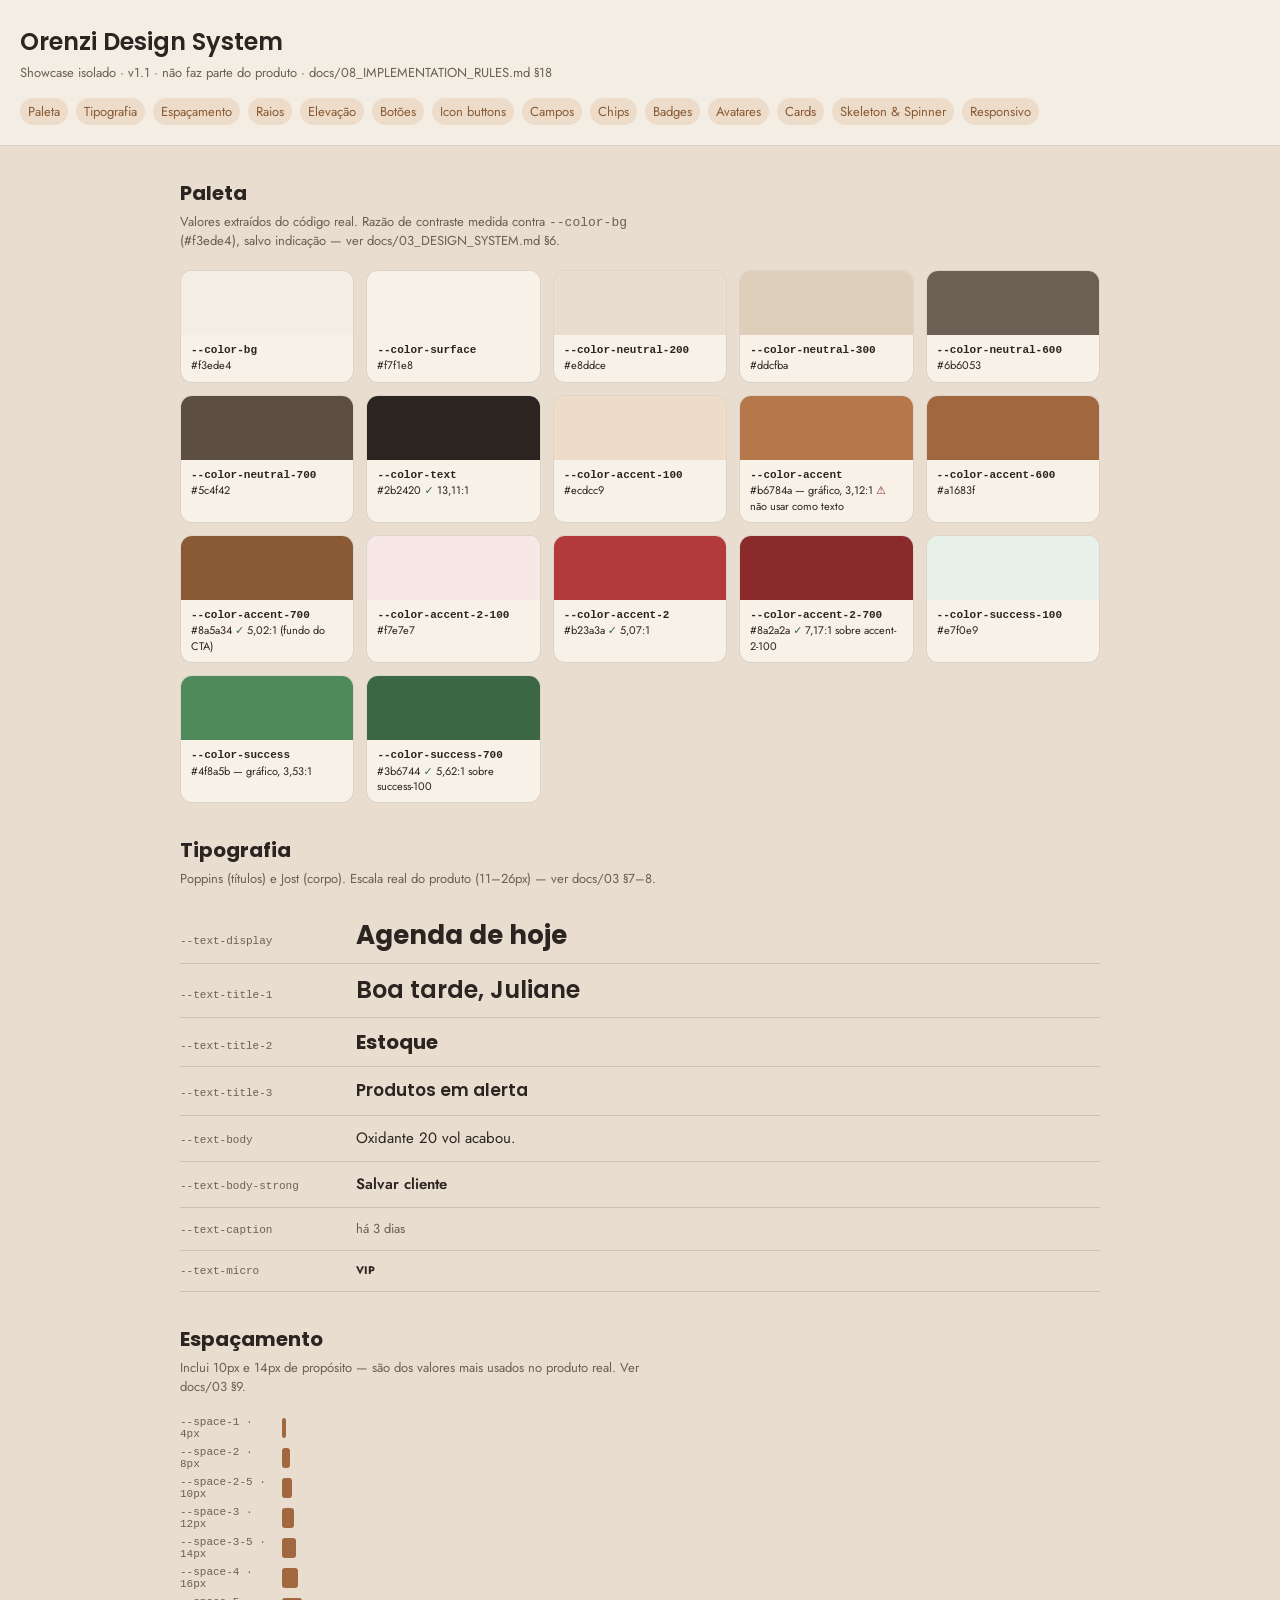
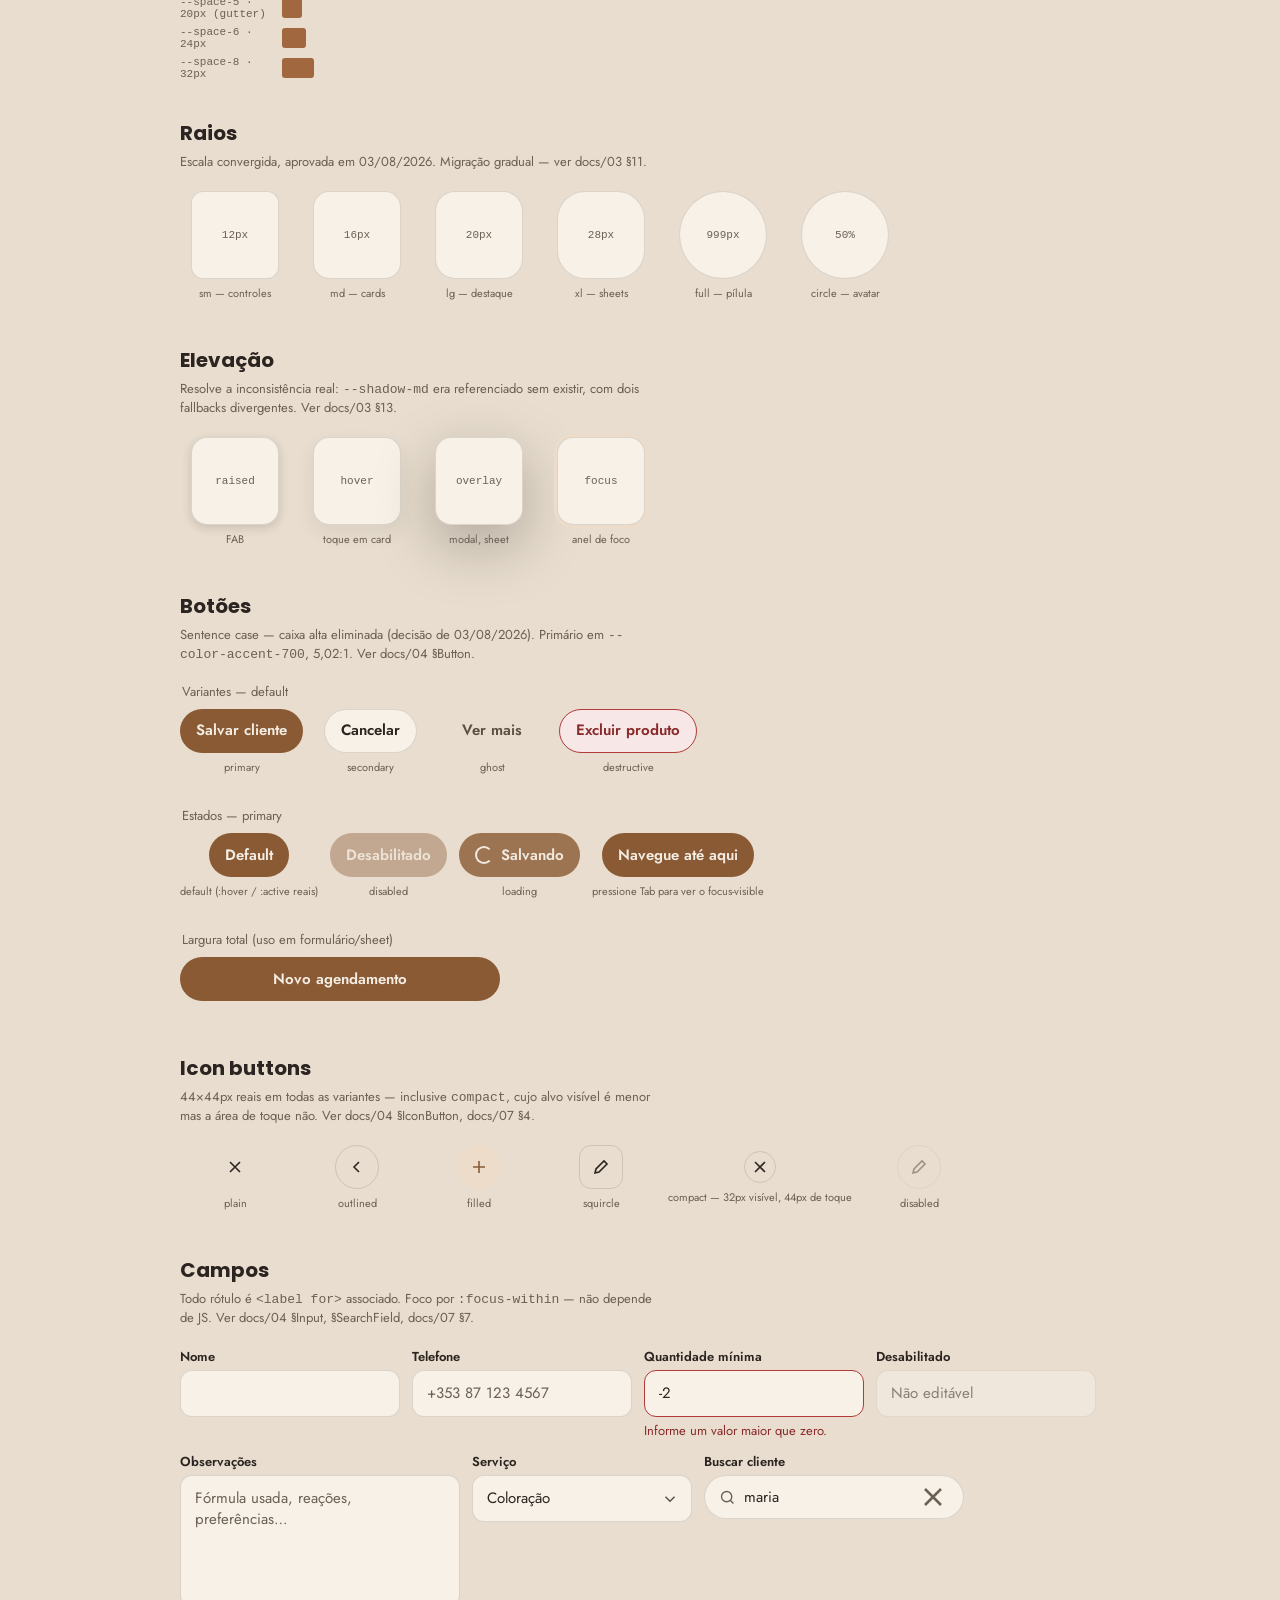
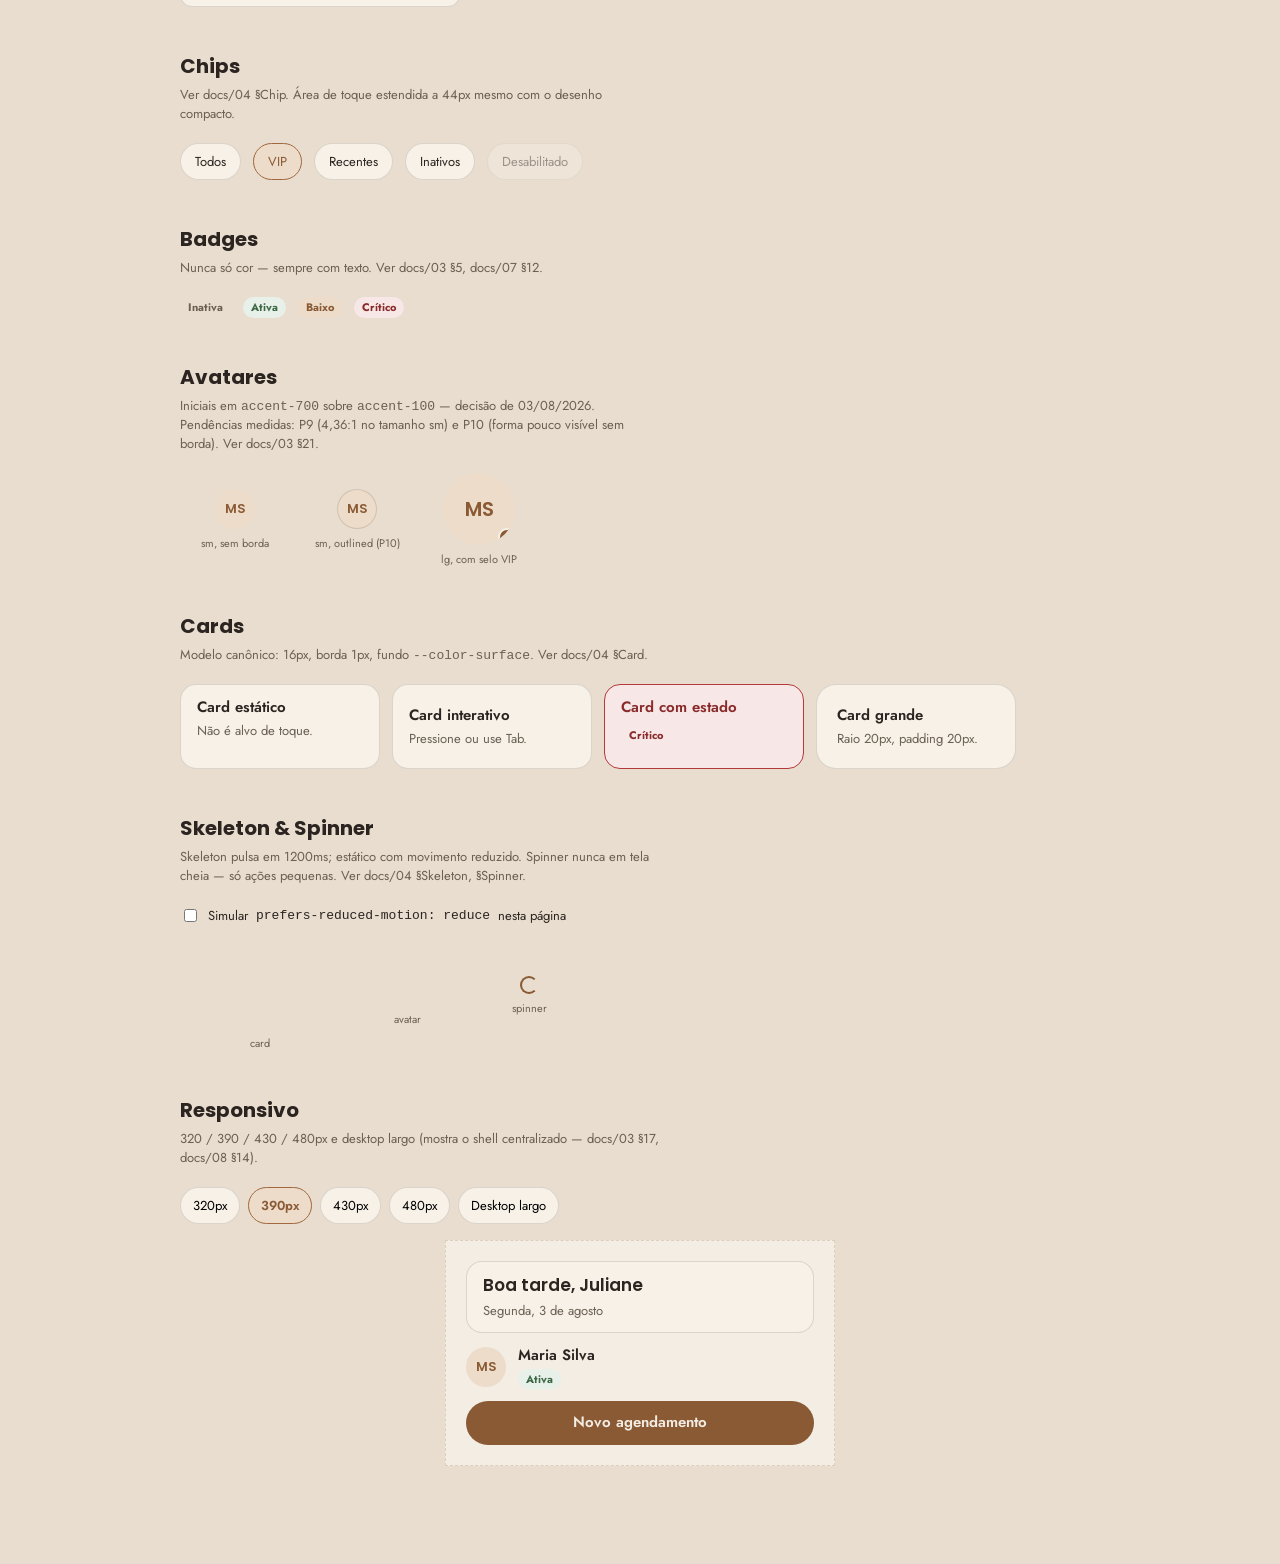
<file: app/design-system.html>
<!DOCTYPE html>
<html lang="pt-BR">
<head>
<meta charset="utf-8">
<meta name="viewport" content="width=device-width, initial-scale=1">
<title>Orenzi — Design System</title>
<meta name="robots" content="noindex, nofollow">
<link rel="stylesheet" href="https://fonts.googleapis.com/css2?family=Poppins:wght@500;600;700&family=Jost:wght@400;500;600;700&display=swap">

<!-- Showcase isolado: só os três arquivos do Design System, sem Supabase,
     sem autenticação. Ver docs/08_IMPLEMENTATION_RULES.md §18.
     "Componente que não está aqui não está pronto." -->
<link rel="stylesheet" href="ds/orenzi-tokens.css">
<link rel="stylesheet" href="ds/orenzi-base.css">
<link rel="stylesheet" href="ds/orenzi-components.css">

<style>
  /* CSS exclusivo desta página de showcase — nunca usado pelo produto.
     Estrutura de demonstração (grade, rótulos de seção, simulador de
     largura), não componentes do sistema. */
  * { box-sizing: border-box; }
  body {
    margin: 0;
    background: var(--color-neutral-200);
    color: var(--color-text);
    font-family: var(--font-body);
    padding-bottom: 80px;
  }
  .ds-page-header {
    background: var(--color-bg);
    border-bottom: var(--border-width) solid var(--color-divider);
    padding: var(--space-6) var(--gutter) var(--space-5);
    position: sticky;
    top: 0;
    z-index: var(--z-dropdown);
  }
  .ds-page-header h1 {
    margin: 0 0 4px;
    font-family: var(--font-heading);
    font-size: var(--text-title-1-size);
    font-weight: var(--text-title-1-weight);
  }
  .ds-page-header p {
    margin: 0;
    color: var(--color-neutral-600);
    font-size: var(--text-caption-size);
  }
  .ds-nav {
    display: flex;
    flex-wrap: wrap;
    gap: var(--space-2);
    margin-top: var(--space-4);
  }
  .ds-nav a {
    font-size: var(--text-caption-size);
    color: var(--color-accent-700);
    text-decoration: none;
    padding: 4px var(--space-2);
    border-radius: var(--radius-full);
    background: var(--color-accent-100);
  }
  .ds-section {
    max-width: 960px;
    margin: 0 auto;
    padding: var(--space-8) var(--gutter) 0;
  }
  .ds-section h2 {
    font-family: var(--font-heading);
    font-size: var(--text-title-2-size);
    margin: 0 0 4px;
  }
  .ds-section .ds-note {
    color: var(--color-neutral-600);
    font-size: var(--text-caption-size);
    margin: 0 0 var(--space-5);
    max-width: 60ch;
  }
  .ds-grid {
    display: grid;
    grid-template-columns: repeat(auto-fill, minmax(150px, 1fr));
    gap: var(--space-3);
  }
  .ds-row {
    display: flex;
    flex-wrap: wrap;
    align-items: center;
    gap: var(--space-3);
    margin-bottom: var(--space-3);
  }
  .ds-swatch {
    border-radius: var(--radius-sm);
    border: var(--border-width) solid var(--color-divider);
    overflow: hidden;
    background: var(--color-surface);
  }
  .ds-swatch-color {
    height: 64px;
  }
  .ds-swatch-label {
    padding: var(--space-2) var(--space-2-5);
    font-size: 11px;
    line-height: 1.4;
  }
  .ds-swatch-label b {
    display: block;
    font-family: monospace;
    font-size: 11px;
  }
  .ds-swatch-label .ratio-ok::before { content: "✓ "; color: var(--color-success-700); }
  .ds-swatch-label .ratio-fail::before { content: "⚠ "; color: var(--color-accent-2-700); }
  .ds-type-row {
    display: flex;
    align-items: baseline;
    gap: var(--space-4);
    padding: var(--space-3) 0;
    border-bottom: var(--border-width) solid var(--color-divider);
  }
  .ds-type-row .token-name {
    width: 160px;
    flex-shrink: 0;
    font-family: monospace;
    font-size: 11px;
    color: var(--color-neutral-600);
  }
  .ds-space-bar {
    background: var(--color-accent-600);
    height: 20px;
    border-radius: 3px;
  }
  .ds-space-row {
    display: flex;
    align-items: center;
    gap: var(--space-3);
    margin-bottom: 6px;
    font-size: 11px;
    font-family: monospace;
    color: var(--color-neutral-600);
  }
  .ds-space-row .token-name { width: 90px; }
  .ds-radius-demo,
  .ds-elevation-demo {
    width: 88px;
    height: 88px;
    background: var(--color-surface);
    border: var(--border-width) solid var(--color-divider);
    display: flex;
    align-items: center;
    justify-content: center;
    font-family: monospace;
    font-size: 11px;
    color: var(--color-neutral-600);
    text-align: center;
  }
  .ds-state-label {
    font-size: 11px;
    color: var(--color-neutral-600);
    text-align: center;
    margin-top: 6px;
  }
  .ds-cell {
    display: flex;
    flex-direction: column;
    align-items: center;
    min-width: 110px;
  }
  fieldset {
    border: none;
    padding: 0;
    margin: 0 0 var(--space-5);
  }

  /* ── Simulador de largura ─────────────────────────────────────── */
  .ds-viewport-controls {
    display: flex;
    gap: var(--space-2);
    margin-bottom: var(--space-4);
    flex-wrap: wrap;
  }
  .ds-viewport-controls button {
    font-family: var(--font-body);
    font-size: var(--text-caption-size);
    padding: var(--space-2) var(--space-3);
    border-radius: var(--radius-full);
    border: var(--border-width) solid var(--color-divider);
    background: var(--color-surface);
    cursor: pointer;
  }
  .ds-viewport-controls button.is-active {
    background: var(--color-accent-100);
    border-color: var(--color-accent-600);
    color: var(--color-accent-700);
    font-weight: 600;
  }
  .ds-viewport-frame {
    background: var(--color-bg);
    border: var(--border-width) dashed var(--color-neutral-300);
    margin: 0 auto;
    padding: var(--space-5);
    transition: width var(--motion-standard) var(--ease-standard);
    width: 480px;
    max-width: 100%;
  }
  .ds-viewport-frame[data-w="320"] { width: 320px; }
  .ds-viewport-frame[data-w="390"] { width: 390px; }
  .ds-viewport-frame[data-w="430"] { width: 430px; }
  .ds-viewport-frame[data-w="480"] { width: 480px; }
  .ds-viewport-frame[data-w="desktop"] { width: 100%; }
  .ds-viewport-frame[data-w="desktop"] .o-app-shell {
    background: var(--color-surface);
    outline: var(--border-width) dashed var(--color-accent-600);
  }

  .ds-reduced-toggle {
    display: inline-flex;
    align-items: center;
    gap: var(--space-2);
    font-size: var(--text-caption-size);
    margin-bottom: var(--space-4);
  }
  /* Simulação de prefers-reduced-motion: reduce sem depender das
     preferências reais do sistema operacional — só para revisão neste
     showcase. As regras reais vivem em orenzi-base.css e
     orenzi-components.css, ligadas ao @media verdadeiro. */
  html.simulate-reduced * ,
  html.simulate-reduced *::before,
  html.simulate-reduced *::after {
    animation-duration: 0.001ms !important;
    animation-iteration-count: 1 !important;
    transition-duration: 0.001ms !important;
  }
</style>
</head>
<body>

<header class="ds-page-header">
  <h1>Orenzi Design System</h1>
  <p>Showcase isolado · v1.1 · não faz parte do produto · docs/08_IMPLEMENTATION_RULES.md §18</p>
  <nav class="ds-nav">
    <a href="#paleta">Paleta</a>
    <a href="#tipografia">Tipografia</a>
    <a href="#espacamento">Espaçamento</a>
    <a href="#raios">Raios</a>
    <a href="#elevacao">Elevação</a>
    <a href="#botoes">Botões</a>
    <a href="#icon-buttons">Icon buttons</a>
    <a href="#campos">Campos</a>
    <a href="#chips">Chips</a>
    <a href="#badges">Badges</a>
    <a href="#avatares">Avatares</a>
    <a href="#cards">Cards</a>
    <a href="#skeleton">Skeleton &amp; Spinner</a>
    <a href="#responsivo">Responsivo</a>
  </nav>
</header>

<!-- ═══════════════════════ PALETA ═══════════════════════ -->
<section class="ds-section" id="paleta">
  <h2>Paleta</h2>
  <p class="ds-note">Valores extraídos do código real. Razão de contraste medida contra <code>--color-bg</code> (#f3ede4), salvo indicação — ver docs/03_DESIGN_SYSTEM.md §6.</p>

  <div class="ds-grid">
    <div class="ds-swatch"><div class="ds-swatch-color" style="background:var(--color-bg)"></div><div class="ds-swatch-label"><b>--color-bg</b>#f3ede4</div></div>
    <div class="ds-swatch"><div class="ds-swatch-color" style="background:var(--color-surface)"></div><div class="ds-swatch-label"><b>--color-surface</b>#f7f1e8</div></div>
    <div class="ds-swatch"><div class="ds-swatch-color" style="background:var(--color-neutral-200)"></div><div class="ds-swatch-label"><b>--color-neutral-200</b>#e8ddce</div></div>
    <div class="ds-swatch"><div class="ds-swatch-color" style="background:var(--color-neutral-300)"></div><div class="ds-swatch-label"><b>--color-neutral-300</b>#ddcfba</div></div>
    <div class="ds-swatch"><div class="ds-swatch-color" style="background:var(--color-neutral-600)"></div><div class="ds-swatch-label"><b>--color-neutral-600</b>#6b6053</div></div>
    <div class="ds-swatch"><div class="ds-swatch-color" style="background:var(--color-neutral-700)"></div><div class="ds-swatch-label"><b>--color-neutral-700</b>#5c4f42</div></div>
    <div class="ds-swatch"><div class="ds-swatch-color" style="background:var(--color-text)"></div><div class="ds-swatch-label"><b>--color-text</b>#2b2420 <span class="ratio-ok">13,11:1</span></div></div>
    <div class="ds-swatch"><div class="ds-swatch-color" style="background:var(--color-accent-100)"></div><div class="ds-swatch-label"><b>--color-accent-100</b>#ecdcc9</div></div>
    <div class="ds-swatch"><div class="ds-swatch-color" style="background:var(--color-accent)"></div><div class="ds-swatch-label"><b>--color-accent</b>#b6784a — gráfico, 3,12:1 <span class="ratio-fail">não usar como texto</span></div></div>
    <div class="ds-swatch"><div class="ds-swatch-color" style="background:var(--color-accent-600)"></div><div class="ds-swatch-label"><b>--color-accent-600</b>#a1683f</div></div>
    <div class="ds-swatch"><div class="ds-swatch-color" style="background:var(--color-accent-700);color:#fff"></div><div class="ds-swatch-label"><b>--color-accent-700</b>#8a5a34 <span class="ratio-ok">5,02:1 (fundo do CTA)</span></div></div>
    <div class="ds-swatch"><div class="ds-swatch-color" style="background:var(--color-accent-2-100)"></div><div class="ds-swatch-label"><b>--color-accent-2-100</b>#f7e7e7</div></div>
    <div class="ds-swatch"><div class="ds-swatch-color" style="background:var(--color-accent-2)"></div><div class="ds-swatch-label"><b>--color-accent-2</b>#b23a3a <span class="ratio-ok">5,07:1</span></div></div>
    <div class="ds-swatch"><div class="ds-swatch-color" style="background:var(--color-accent-2-700);color:#fff"></div><div class="ds-swatch-label"><b>--color-accent-2-700</b>#8a2a2a <span class="ratio-ok">7,17:1 sobre accent-2-100</span></div></div>
    <div class="ds-swatch"><div class="ds-swatch-color" style="background:var(--color-success-100)"></div><div class="ds-swatch-label"><b>--color-success-100</b>#e7f0e9</div></div>
    <div class="ds-swatch"><div class="ds-swatch-color" style="background:var(--color-success)"></div><div class="ds-swatch-label"><b>--color-success</b>#4f8a5b — gráfico, 3,53:1</div></div>
    <div class="ds-swatch"><div class="ds-swatch-color" style="background:var(--color-success-700);color:#fff"></div><div class="ds-swatch-label"><b>--color-success-700</b>#3b6744 <span class="ratio-ok">5,62:1 sobre success-100</span></div></div>
  </div>
</section>

<!-- ═══════════════════════ TIPOGRAFIA ═══════════════════════ -->
<section class="ds-section" id="tipografia">
  <h2>Tipografia</h2>
  <p class="ds-note">Poppins (títulos) e Jost (corpo). Escala real do produto (11–26px) — ver docs/03 §7–8.</p>

  <div class="ds-type-row"><span class="token-name">--text-display</span><span class="o-text-display">Agenda de hoje</span></div>
  <div class="ds-type-row"><span class="token-name">--text-title-1</span><span class="o-text-title-1">Boa tarde, Juliane</span></div>
  <div class="ds-type-row"><span class="token-name">--text-title-2</span><span class="o-text-title-2">Estoque</span></div>
  <div class="ds-type-row"><span class="token-name">--text-title-3</span><span class="o-text-title-3">Produtos em alerta</span></div>
  <div class="ds-type-row"><span class="token-name">--text-body</span><span class="o-text-body">Oxidante 20 vol acabou.</span></div>
  <div class="ds-type-row"><span class="token-name">--text-body-strong</span><span class="o-text-body-strong">Salvar cliente</span></div>
  <div class="ds-type-row"><span class="token-name">--text-caption</span><span class="o-text-caption">há 3 dias</span></div>
  <div class="ds-type-row"><span class="token-name">--text-micro</span><span class="o-text-micro">VIP</span></div>
</section>

<!-- ═══════════════════════ ESPAÇAMENTO ═══════════════════════ -->
<section class="ds-section" id="espacamento">
  <h2>Espaçamento</h2>
  <p class="ds-note">Inclui 10px e 14px de propósito — são dos valores mais usados no produto real. Ver docs/03 §9.</p>
  <div class="ds-space-row"><span class="token-name">--space-1 · 4px</span><div class="ds-space-bar" style="width:4px"></div></div>
  <div class="ds-space-row"><span class="token-name">--space-2 · 8px</span><div class="ds-space-bar" style="width:8px"></div></div>
  <div class="ds-space-row"><span class="token-name">--space-2-5 · 10px</span><div class="ds-space-bar" style="width:10px"></div></div>
  <div class="ds-space-row"><span class="token-name">--space-3 · 12px</span><div class="ds-space-bar" style="width:12px"></div></div>
  <div class="ds-space-row"><span class="token-name">--space-3-5 · 14px</span><div class="ds-space-bar" style="width:14px"></div></div>
  <div class="ds-space-row"><span class="token-name">--space-4 · 16px</span><div class="ds-space-bar" style="width:16px"></div></div>
  <div class="ds-space-row"><span class="token-name">--space-5 · 20px (gutter)</span><div class="ds-space-bar" style="width:20px"></div></div>
  <div class="ds-space-row"><span class="token-name">--space-6 · 24px</span><div class="ds-space-bar" style="width:24px"></div></div>
  <div class="ds-space-row"><span class="token-name">--space-8 · 32px</span><div class="ds-space-bar" style="width:32px"></div></div>
</section>

<!-- ═══════════════════════ RAIOS ═══════════════════════ -->
<section class="ds-section" id="raios">
  <h2>Raios</h2>
  <p class="ds-note">Escala convergida, aprovada em 03/08/2026. Migração gradual — ver docs/03 §11.</p>
  <div class="ds-row">
    <div class="ds-cell"><div class="ds-radius-demo" style="border-radius:var(--radius-sm)">12px</div><div class="ds-state-label">sm — controles</div></div>
    <div class="ds-cell"><div class="ds-radius-demo" style="border-radius:var(--radius-md)">16px</div><div class="ds-state-label">md — cards</div></div>
    <div class="ds-cell"><div class="ds-radius-demo" style="border-radius:var(--radius-lg)">20px</div><div class="ds-state-label">lg — destaque</div></div>
    <div class="ds-cell"><div class="ds-radius-demo" style="border-radius:var(--radius-xl)">28px</div><div class="ds-state-label">xl — sheets</div></div>
    <div class="ds-cell"><div class="ds-radius-demo" style="border-radius:var(--radius-full)">999px</div><div class="ds-state-label">full — pílula</div></div>
    <div class="ds-cell"><div class="ds-radius-demo" style="border-radius:var(--radius-circle)">50%</div><div class="ds-state-label">circle — avatar</div></div>
  </div>
</section>

<!-- ═══════════════════════ ELEVAÇÃO ═══════════════════════ -->
<section class="ds-section" id="elevacao">
  <h2>Elevação</h2>
  <p class="ds-note">Resolve a inconsistência real: <code>--shadow-md</code> era referenciado sem existir, com dois fallbacks divergentes. Ver docs/03 §13.</p>
  <div class="ds-row">
    <div class="ds-cell"><div class="ds-elevation-demo" style="box-shadow:var(--elevation-raised);border-radius:var(--radius-md)">raised</div><div class="ds-state-label">FAB</div></div>
    <div class="ds-cell"><div class="ds-elevation-demo" style="box-shadow:var(--elevation-hover);border-radius:var(--radius-md)">hover</div><div class="ds-state-label">toque em card</div></div>
    <div class="ds-cell"><div class="ds-elevation-demo" style="box-shadow:var(--elevation-overlay);border-radius:var(--radius-md)">overlay</div><div class="ds-state-label">modal, sheet</div></div>
    <div class="ds-cell"><div class="ds-elevation-demo" style="box-shadow:var(--focus-ring);border-radius:var(--radius-md)">focus</div><div class="ds-state-label">anel de foco</div></div>
  </div>
</section>

<!-- ═══════════════════════ BOTÕES ═══════════════════════ -->
<section class="ds-section" id="botoes">
  <h2>Botões</h2>
  <p class="ds-note">Sentence case — caixa alta eliminada (decisão de 03/08/2026). Primário em <code>--color-accent-700</code>, 5,02:1. Ver docs/04 §Button.</p>

  <fieldset>
    <legend class="o-text-caption" style="margin-bottom:8px">Variantes — default</legend>
    <div class="ds-row">
      <div class="ds-cell"><button class="o-btn o-btn-primary o-btn-inline">Salvar cliente</button><div class="ds-state-label">primary</div></div>
      <div class="ds-cell"><button class="o-btn o-btn-secondary o-btn-inline">Cancelar</button><div class="ds-state-label">secondary</div></div>
      <div class="ds-cell"><button class="o-btn o-btn-ghost o-btn-inline">Ver mais</button><div class="ds-state-label">ghost</div></div>
      <div class="ds-cell"><button class="o-btn o-btn-destructive o-btn-inline">Excluir produto</button><div class="ds-state-label">destructive</div></div>
    </div>
  </fieldset>

  <fieldset>
    <legend class="o-text-caption" style="margin-bottom:8px">Estados — primary</legend>
    <div class="ds-row">
      <div class="ds-cell"><button class="o-btn o-btn-primary o-btn-inline">Default</button><div class="ds-state-label">default (:hover / :active reais)</div></div>
      <div class="ds-cell"><button class="o-btn o-btn-primary o-btn-inline" disabled>Desabilitado</button><div class="ds-state-label">disabled</div></div>
      <div class="ds-cell"><button class="o-btn o-btn-primary o-btn-inline" aria-busy="true"><span class="o-spinner" aria-hidden="true"></span>Salvando</button><div class="ds-state-label">loading</div></div>
      <div class="ds-cell"><button class="o-btn o-btn-primary o-btn-inline">Navegue até aqui</button><div class="ds-state-label">pressione Tab para ver o focus-visible</div></div>
    </div>
  </fieldset>

  <fieldset>
    <legend class="o-text-caption" style="margin-bottom:8px">Largura total (uso em formulário/sheet)</legend>
    <button class="o-btn o-btn-primary" style="max-width:320px">Novo agendamento</button>
  </fieldset>
</section>

<!-- ═══════════════════════ ICON BUTTONS ═══════════════════════ -->
<section class="ds-section" id="icon-buttons">
  <h2>Icon buttons</h2>
  <p class="ds-note">44×44px reais em todas as variantes — inclusive <code>compact</code>, cujo alvo visível é menor mas a área de toque não. Ver docs/04 §IconButton, docs/07 §4.</p>
  <div class="ds-row">
    <div class="ds-cell"><button class="o-icon-btn" aria-label="Fechar"><svg viewBox="0 0 20 20" fill="none" stroke="currentColor" stroke-width="1.6"><path d="M5 5l10 10M15 5L5 15"/></svg></button><div class="ds-state-label">plain</div></div>
    <div class="ds-cell"><button class="o-icon-btn o-icon-btn-outlined" aria-label="Voltar"><svg viewBox="0 0 20 20" fill="none" stroke="currentColor" stroke-width="1.6"><path d="M12 5l-5 5 5 5"/></svg></button><div class="ds-state-label">outlined</div></div>
    <div class="ds-cell"><button class="o-icon-btn o-icon-btn-filled" aria-label="Adicionar"><svg viewBox="0 0 20 20" fill="none" stroke="currentColor" stroke-width="1.6"><path d="M10 4v12M4 10h12"/></svg></button><div class="ds-state-label">filled</div></div>
    <div class="ds-cell"><button class="o-icon-btn o-icon-btn-outlined o-icon-btn-squircle" aria-label="Editar"><svg viewBox="0 0 20 20" fill="none" stroke="currentColor" stroke-width="1.6"><path d="M4 16l1-4 8-8 3 3-8 8-4 1z"/></svg></button><div class="ds-state-label">squircle</div></div>
    <div class="ds-cell"><button class="o-icon-btn o-icon-btn-compact o-icon-btn-outlined" aria-label="Excluir foto"><svg viewBox="0 0 20 20" fill="none" stroke="currentColor" stroke-width="1.6"><path d="M5 5l10 10M15 5L5 15"/></svg></button><div class="ds-state-label">compact — 32px visível, 44px de toque</div></div>
    <div class="ds-cell"><button class="o-icon-btn o-icon-btn-outlined" aria-label="Desabilitado" disabled><svg viewBox="0 0 20 20" fill="none" stroke="currentColor" stroke-width="1.6"><path d="M4 16l1-4 8-8 3 3-8 8-4 1z"/></svg></button><div class="ds-state-label">disabled</div></div>
  </div>
</section>

<!-- ═══════════════════════ CAMPOS ═══════════════════════ -->
<section class="ds-section" id="campos">
  <h2>Campos</h2>
  <p class="ds-note">Todo rótulo é <code>&lt;label for&gt;</code> associado. Foco por <code>:focus-within</code> — não depende de JS. Ver docs/04 §Input, §SearchField, docs/07 §7.</p>

  <div class="ds-row" style="align-items:flex-start">
    <div class="o-field" style="width:220px">
      <label class="o-field-label" for="ds-input-1">Nome</label>
      <input class="o-input" id="ds-input-1" type="text" placeholder="">
    </div>
    <div class="o-field" style="width:220px">
      <label class="o-field-label" for="ds-input-2">Telefone</label>
      <input class="o-input" id="ds-input-2" type="tel" placeholder="+353 87 123 4567">
    </div>
    <div class="o-field o-field-error" style="width:220px">
      <label class="o-field-label" for="ds-input-3">Quantidade mínima</label>
      <input class="o-input" id="ds-input-3" type="number" value="-2">
      <span class="o-field-help">Informe um valor maior que zero.</span>
    </div>
    <div class="o-field" style="width:220px">
      <label class="o-field-label" for="ds-input-4">Desabilitado</label>
      <input class="o-input" id="ds-input-4" type="text" value="Não editável" disabled>
    </div>
  </div>

  <div class="ds-row" style="align-items:flex-start">
    <div class="o-field" style="width:280px">
      <label class="o-field-label" for="ds-textarea-1">Observações</label>
      <textarea class="o-textarea" id="ds-textarea-1" placeholder="Fórmula usada, reações, preferências…"></textarea>
    </div>
    <div class="o-field" style="width:220px">
      <label class="o-field-label" for="ds-select-1">Serviço</label>
      <select class="o-select" id="ds-select-1">
        <option>Coloração</option>
        <option>Corte</option>
        <option>Tratamento</option>
      </select>
    </div>
    <div class="o-field" style="width:260px">
      <label class="o-field-label" for="ds-search-1">Buscar cliente</label>
      <div class="o-search-field has-text">
        <span class="o-search-field-icon"><svg viewBox="0 0 20 20" fill="none" stroke="currentColor" stroke-width="1.6"><circle cx="9" cy="9" r="6"/><path d="M17 17l-4-4"/></svg></span>
        <input id="ds-search-1" type="search" value="maria" placeholder="Nome, telefone ou e-mail">
        <button class="o-search-clear" aria-label="Limpar busca"><svg viewBox="0 0 20 20" fill="none" stroke="currentColor" stroke-width="1.6"><path d="M5 5l10 10M15 5L5 15"/></svg></button>
      </div>
    </div>
  </div>
</section>

<!-- ═══════════════════════ CHIPS / BADGES ═══════════════════════ -->
<section class="ds-section" id="chips">
  <h2>Chips</h2>
  <p class="ds-note">Ver docs/04 §Chip. Área de toque estendida a 44px mesmo com o desenho compacto.</p>
  <div class="ds-row">
    <button class="o-chip" aria-pressed="false">Todos</button>
    <button class="o-chip is-active" aria-pressed="true">VIP</button>
    <button class="o-chip" aria-pressed="false">Recentes</button>
    <button class="o-chip" aria-pressed="false">Inativos</button>
    <button class="o-chip" disabled>Desabilitado</button>
  </div>
</section>

<section class="ds-section" id="badges">
  <h2>Badges</h2>
  <p class="ds-note">Nunca só cor — sempre com texto. Ver docs/03 §5, docs/07 §12.</p>
  <div class="ds-row">
    <span class="o-badge o-badge-neutral">Inativa</span>
    <span class="o-badge o-badge-success">Ativa</span>
    <span class="o-badge o-badge-attention">Baixo</span>
    <span class="o-badge o-badge-critical">Crítico</span>
  </div>
</section>

<!-- ═══════════════════════ AVATARES ═══════════════════════ -->
<section class="ds-section" id="avatares">
  <h2>Avatares</h2>
  <p class="ds-note">Iniciais em <code>accent-700</code> sobre <code>accent-100</code> — decisão de 03/08/2026. Pendências medidas: P9 (4,36:1 no tamanho sm) e P10 (forma pouco visível sem borda). Ver docs/03 §21.</p>
  <div class="ds-row">
    <div class="ds-cell"><span class="o-avatar o-avatar-sm">MS</span><div class="ds-state-label">sm, sem borda</div></div>
    <div class="ds-cell"><span class="o-avatar o-avatar-sm o-avatar-outlined">MS</span><div class="ds-state-label">sm, outlined (P10)</div></div>
    <div class="ds-cell">
      <span class="o-avatar o-avatar-lg" style="position:relative">
        MS
        <span class="o-avatar-badge" aria-hidden="true"><svg viewBox="0 0 20 20" fill="currentColor"><path d="M10 2l2.2 5.6L18 9l-4.6 3.8L14.8 18 10 14.6 5.2 18l1.4-5.2L2 9l5.8-1.4z"/></svg></span>
      </span>
      <div class="ds-state-label">lg, com selo VIP</div>
    </div>
  </div>
</section>

<!-- ═══════════════════════ CARDS ═══════════════════════ -->
<section class="ds-section" id="cards">
  <h2>Cards</h2>
  <p class="ds-note">Modelo canônico: 16px, borda 1px, fundo <code>--color-surface</code>. Ver docs/04 §Card.</p>
  <div class="ds-row" style="align-items:stretch">
    <div class="o-card" style="width:200px">
      <p class="o-text-body-strong" style="margin:0 0 4px">Card estático</p>
      <p class="o-text-caption" style="margin:0">Não é alvo de toque.</p>
    </div>
    <button class="o-card o-card-interactive" style="width:200px">
      <p class="o-text-body-strong" style="margin:0 0 4px">Card interativo</p>
      <p class="o-text-caption" style="margin:0">Pressione ou use Tab.</p>
    </button>
    <div class="o-card o-card-stateful" style="width:200px; --stk-color:var(--color-accent-2); --stk-bg:var(--color-accent-2-100)">
      <p class="o-text-body-strong" style="margin:0 0 4px; color:var(--color-accent-2-700)">Card com estado</p>
      <span class="o-badge o-badge-critical">Crítico</span>
    </div>
    <div class="o-card o-card-lg" style="width:200px">
      <p class="o-text-body-strong" style="margin:0 0 4px">Card grande</p>
      <p class="o-text-caption" style="margin:0">Raio 20px, padding 20px.</p>
    </div>
  </div>
</section>

<!-- ═══════════════════════ SKELETON / SPINNER ═══════════════════════ -->
<section class="ds-section" id="skeleton">
  <h2>Skeleton &amp; Spinner</h2>
  <p class="ds-note">Skeleton pulsa em 1200ms; estático com movimento reduzido. Spinner nunca em tela cheia — só ações pequenas. Ver docs/04 §Skeleton, §Spinner.</p>

  <label class="ds-reduced-toggle">
    <input type="checkbox" id="ds-reduced-motion-toggle">
    Simular <code>prefers-reduced-motion: reduce</code> nesta página
  </label>

  <div class="ds-row">
    <div class="ds-cell" style="width:160px">
      <div class="o-skeleton o-skeleton-card" style="height:64px;margin-bottom:8px"></div>
      <div class="o-skeleton o-skeleton-text" style="width:70%"></div>
      <div class="ds-state-label">card</div>
    </div>
    <div class="ds-cell">
      <span class="o-skeleton o-skeleton-circle" style="width:40px;height:40px;display:block"></span>
      <div class="ds-state-label">avatar</div>
    </div>
    <div class="ds-cell">
      <span class="o-spinner" aria-hidden="true" style="color:var(--color-accent-700)"></span>
      <div class="ds-state-label">spinner</div>
    </div>
  </div>
</section>

<!-- ═══════════════════════ RESPONSIVO ═══════════════════════ -->
<section class="ds-section" id="responsivo">
  <h2>Responsivo</h2>
  <p class="ds-note">320 / 390 / 430 / 480px e desktop largo (mostra o shell centralizado — docs/03 §17, docs/08 §14).</p>

  <div class="ds-viewport-controls" role="group" aria-label="Largura de simulação">
    <button data-w="320">320px</button>
    <button data-w="390" class="is-active">390px</button>
    <button data-w="430">430px</button>
    <button data-w="480">480px</button>
    <button data-w="desktop">Desktop largo</button>
  </div>

  <div class="ds-viewport-frame" data-w="390" id="ds-viewport">
    <div class="o-app-shell">
      <div class="o-card" style="margin-bottom:12px">
        <p class="o-text-title-3" style="margin:0 0 4px">Boa tarde, Juliane</p>
        <p class="o-text-caption" style="margin:0">Segunda, 3 de agosto</p>
      </div>
      <div class="ds-row" style="margin-bottom:12px">
        <span class="o-avatar o-avatar-sm">MS</span>
        <div>
          <p class="o-text-body-strong" style="margin:0">Maria Silva</p>
          <span class="o-badge o-badge-success">Ativa</span>
        </div>
      </div>
      <button class="o-btn o-btn-primary">Novo agendamento</button>
    </div>
  </div>
</section>

<script>
  // Só desta página de showcase — troca a largura simulada e o alternador
  // de movimento reduzido. Nenhum destes scripts é parte do produto.
  var frame = document.getElementById('ds-viewport');
  var buttons = document.querySelectorAll('.ds-viewport-controls button');
  buttons.forEach(function (btn) {
    btn.addEventListener('click', function () {
      buttons.forEach(function (b) { b.classList.remove('is-active'); });
      btn.classList.add('is-active');
      frame.setAttribute('data-w', btn.getAttribute('data-w'));
    });
  });

  document.getElementById('ds-reduced-motion-toggle').addEventListener('change', function (e) {
    document.documentElement.classList.toggle('simulate-reduced', e.target.checked);
  });
</script>

</body>
</html>
</file>
<file: app/ds/orenzi-tokens.css>
/* ═══════════════════════════════════════════════════════════════════
   ORENZI DESIGN SYSTEM — TOKENS
   ═══════════════════════════════════════════════════════════════════
   Fonte única dos valores visuais do produto. Nenhuma regra de
   componente vive aqui — só variáveis.

   Todo valor foi extraído do código real (app/painel.html,
   app/agendar.html, app/index.html) e revisado nos documentos de
   docs/03_DESIGN_SYSTEM.md em diante. Nenhum valor foi inventado.

   Convenção de nome: --<família>-<papel>[-<intensidade>].
   Sem camada de alias --o-*: os nomes abaixo já são os nomes finais
   (decisão do dono do produto, ver docs/08_IMPLEMENTATION_RULES.md §5).

   Este arquivo é carregado ANTES do <style> inline de cada página, de
   propósito — pela cascata, o CSS inline continua vencendo enquanto a
   migração de cada tela não acontecer. Ver docs/08_IMPLEMENTATION_RULES.md.
   ═══════════════════════════════════════════════════════════════════ */

:root {

  /* ── Cor · neutros quentes ──────────────────────────────────────── */
  --color-bg: #f3ede4;
  --color-surface: #f7f1e8;
  --color-neutral-200: #e8ddce;
  --color-neutral-300: #ddcfba;
  --color-neutral-600: #6b6053;
  --color-neutral-700: #5c4f42;
  --color-text: #2b2420;
  --color-divider: rgba(43, 36, 32, 0.14);

  /* --color-neutral-100 é, hoje, o mesmo hex que --color-surface — dois
     nomes para a mesma cor. Alias de compatibilidade enquanto .card e
     .action-row dependerem dele; remover quando os dois migrarem
     (docs/08_IMPLEMENTATION_RULES.md §11). Nenhum código novo deve
     usar --color-neutral-100. */
  --color-neutral-100: var(--color-surface);

  /* ── Cor · marca (caramelo) ──────────────────────────────────────── */
  --color-accent-100: #ecdcc9;
  --color-accent: #b6784a;
  --color-accent-600: #a1683f;
  --color-accent-700: #8a5a34;

  /* --color-accent é cor gráfica e decorativa (FAB, ícone, ponto de
     estado, linha de horário, série de gráfico). NUNCA fundo de
     superfície com texto — reprova contraste AA (3,12:1). Toda
     superfície sólida com rótulo usa --color-accent-700 (5,02:1),
     decisão aprovada em 03/08/2026. Ver docs/03_DESIGN_SYSTEM.md §6. */

  /* ── Cor · alerta (vermelho) — só em painel.html e painel_demo.html
     no código atual; disponível aqui para todas as páginas ─────────── */
  --color-accent-2-100: #f7e7e7;
  --color-accent-2: #b23a3a;
  --color-accent-2-700: #8a2a2a;

  /* ── Cor · sucesso (verde) — hoje literal no CSS, promovido a token
     aqui. Dois valores por exigência real de contraste: o tom gráfico
     mede 3,53:1 sobre --color-bg (ok como elemento gráfico, reprova
     como texto); o tom de texto foi escurecido para 5,62:1 sobre o
     próprio fundo tingido. Nunca usar o gráfico como cor de texto. ── */
  --color-success-100: #e7f0e9;
  --color-success: #4f8a5b;
  --color-success-700: #3b6744;

  /* Não existe amarelo no Orenzi. O degrau intermediário de atenção é
     o caramelo da marca (--color-accent-100 / --color-accent-700) —
     decisão consciente, não lacuna. Ver docs/03_DESIGN_SYSTEM.md §5. */

  /* ── Tipografia · família ────────────────────────────────────────── */
  --font-heading: "Poppins", "Jost", system-ui, sans-serif;
  --font-body: "Jost", system-ui, sans-serif;
  /* Cormorant Garamond e Inter são exclusivas da landing pública e não
     entram aqui — decisão aprovada em 03/08/2026, docs/03 §7. */

  /* ── Tipografia · escala real do produto (11–26px, não os 16–32px de
     uma escala "ideal" — o app é denso de informação em tela pequena).
     Ver docs/03_DESIGN_SYSTEM.md §8. ─────────────────────────────── */
  --text-display-size: 26px;
  --text-display-weight: 700;

  --text-title-1-size: 24px;
  --text-title-1-weight: 600;

  --text-title-2-size: 20px;
  --text-title-2-weight: 700;

  --text-title-3-size: 17px;
  --text-title-3-weight: 600;

  --text-body-size: 15px;
  --text-body-weight: 400;

  --text-body-strong-size: 15px;
  --text-body-strong-weight: 600;

  --text-caption-size: 13px;
  --text-caption-weight: 400;

  --text-micro-size: 11px;
  --text-micro-weight: 700;

  --leading-tight: 1.2;
  --leading-normal: 1.4;
  --leading-relaxed: 1.5;

  /* ── Espaçamento — inclui 10px e 14px de propósito: são dois dos
     valores mais usados no produto real. Ver docs/03 §9. ──────────── */
  --space-1: 4px;
  --space-2: 8px;
  --space-2-5: 10px;
  --space-3: 12px;
  --space-3-5: 14px;
  --space-4: 16px;
  --space-5: 20px;   /* gutter real da tela */
  --space-6: 24px;
  --space-8: 32px;   /* separação entre seções de assunto */

  --gutter: var(--space-5);

  /* ── Raio — escala convergida, aprovada em 03/08/2026.
     Migração é gradual, componente por componente — nunca global.
     Ver docs/03 §11. ──────────────────────────────────────────────── */
  --radius-sm: 12px;   /* controles e superfícies compactas */
  --radius-md: 16px;   /* cards e componentes padrão — canônico */
  --radius-lg: 20px;   /* cards de maior destaque */
  --radius-xl: 28px;   /* bottom sheets e modais grandes */
  --radius-full: 999px; /* pílulas, botões, badges */
  --radius-circle: 50%; /* avatares, botões circulares */

  /* ── Borda ───────────────────────────────────────────────────────── */
  --border-width: 1px;
  --border-width-emphasis: 1.5px;

  /* ── Elevação — hoje quebrada no código: painel.html referencia
     var(--shadow-md, …) sem declarar --shadow-md, e os dois fallbacks
     usados divergem entre si. Esta escala resolve isso. Ver docs/03 §13. */
  --elevation-raised: 0 3px 10px rgba(43, 36, 32, 0.16);  /* FAB, botão flutuante */
  --elevation-hover: 0 8px 20px rgba(43, 36, 32, 0.07);   /* resposta a toque em cartão */
  --elevation-overlay: 0 20px 60px rgba(0, 0, 0, 0.25);   /* modal, folha inferior */
  --focus-ring: 0 0 0 3px var(--color-accent-100);        /* foco de teclado */

  /* ── Motion — teto de 350ms para transição rotineira. Ver docs/05. ── */
  --motion-instant: 80ms;
  --motion-fast: 160ms;
  --motion-standard: 200ms;
  --motion-emphasized: 240ms;
  --motion-route: 280ms;

  --ease-standard: cubic-bezier(.4, 0, .2, 1);
  --ease-out: cubic-bezier(0, 0, .2, 1);
  --ease-in: cubic-bezier(.4, 0, 1, 1);
  --ease-spring: cubic-bezier(.34, 1.56, .64, 1); /* retorno elástico discreto — FAB, modal */

  /* ── z-index — nomeado a partir da escala numérica já em uso no
     painel (1/20/30/50/100/200/250/300/500), para não colidir com o
     que existe enquanto a migração não chega lá. ───────────────────── */
  --z-base: 1;
  --z-dropdown: 30;
  --z-fixed: 50;              /* FAB, barra de navegação */
  --z-toast: 100;
  --z-sheet: 200;              /* bottom sheet, modal */
  --z-shared-transition: 250;  /* elemento em transição compartilhada (avatar) */
  --z-overlay-top: 300;        /* acima de tudo, exceto lightbox */
  --z-max: 500;

  /* ── Toque e layout ──────────────────────────────────────────────── */
  --touch-target-min: 44px;
  --canvas-max-width: 480px;

  /* ── Safe areas — nenhum tratamento existe hoje no projeto. Usar
     estes tokens em padding de elementos fixos (barra inferior, FAB,
     folhas). O fallback de 0px preserva o comportamento atual em
     aparelhos sem área segura. Ver docs/07_ACCESSIBILITY.md §15. ──── */
  --safe-top: env(safe-area-inset-top, 0px);
  --safe-right: env(safe-area-inset-right, 0px);
  --safe-bottom: env(safe-area-inset-bottom, 0px);
  --safe-left: env(safe-area-inset-left, 0px);
}
</file>
<file: app/ds/orenzi-base.css>
/* ═══════════════════════════════════════════════════════════════════
   ORENZI DESIGN SYSTEM — BASE
   ═══════════════════════════════════════════════════════════════════
   Fundamentos globais e apenas isso: nada aqui muda a tipografia, cor
   ou espaçamento de um elemento existente — isso mudaria as telas sem
   revisão. Ver docs/08_IMPLEMENTATION_RULES.md §6.

   Depende de app/ds/orenzi-tokens.css já estar carregado antes.
   ═══════════════════════════════════════════════════════════════════ */

/* ── Higiene mínima ──────────────────────────────────────────────────
   box-sizing e a remoção do highlight azul de toque no iOS/Android não
   alteram nada visualmente — só removem um artefato de navegador. */
*,
*::before,
*::after {
  box-sizing: border-box;
  -webkit-tap-highlight-color: transparent;
}

/* Dígitos de largura fixa para números que mudam na tela (relógio,
   contadores) não "tremerem" a cada atualização. Utilitário — só se
   aplica onde a classe for usada, não afeta nada por padrão. */
.o-tabular-nums {
  font-variant-numeric: tabular-nums;
}

/* ── Foco visível ────────────────────────────────────────────────────
   Corrige a ausência total de :focus-visible no projeto (P0 de
   docs/07_ACCESSIBILITY.md). :focus-visible só aparece em navegação
   por teclado — não em toque ou clique de mouse — então não introduz
   nenhum anel visual em uso normal do produto no celular.

   Aplicado a elementos interativos nativos. Um componente com
   outline:none removido continua sem indicador próprio até migrar
   para os primitivos de orenzi-components.css — isso é dívida
   conhecida (docs/07 §6), não algo que este arquivo pode corrigir à
   distância sem tocar o CSS inline de cada tela. */
a:focus-visible,
button:focus-visible,
input:focus-visible,
select:focus-visible,
textarea:focus-visible,
[tabindex]:focus-visible {
  outline: none;
  box-shadow: var(--focus-ring);
}

/* O anel de foco nunca é removido por movimento reduzido — é
   orientação de navegação, não efeito decorativo (docs/05 §7). */

/* ── Movimento reduzido ──────────────────────────────────────────────
   Camada CSS da regra de docs/05_MOTION_SYSTEM.md §21. Isto por si só
   NÃO cobre animações orquestradas em JavaScript (a transição
   compartilhada do avatar, os slides da agenda) — essas continuam
   exigindo a verificação equivalente no próprio JS, que é responsa-
   bilidade da migração de cada tela, não deste arquivo de fundamentos.
   Corrige o caso mais grave hoje: agendar.html não tem NENHUM
   tratamento de prefers-reduced-motion (P0 de docs/07 §14). */
@media (prefers-reduced-motion: reduce) {
  *,
  *::before,
  *::after {
    animation-duration: 0.001ms !important;
    animation-iteration-count: 1 !important;
    transition-duration: 0.001ms !important;
    scroll-behavior: auto !important;
  }
}

/* ── Shell mobile centralizado ───────────────────────────────────────
   Definido aqui, AINDA NÃO aplicado a nenhuma tela — aplicar é um
   passo de migração separado (PR 3, docs/08 §14). Sem uso no markup
   atual, esta classe não tem nenhum efeito visual até ser adotada.

   .o-app-shell envolve o conteúdo em fluxo normal, centralizado em
   até --canvas-max-width (480px).
   .o-app-shell-fixed é para elementos com position:fixed (barra de
   navegação, FAB, toast) — ancora no centro da janela e limita a
   largura ao canvas, em vez de colar nas bordas da tela real. É o
   mesmo padrão já usado no modo tela cheia do questionário do painel;
   aqui ele vira classe reutilizável. */
.o-app-shell {
  max-width: var(--canvas-max-width);
  margin-left: auto;
  margin-right: auto;
  position: relative;
}

.o-app-shell-fixed {
  position: fixed;
  left: 50%;
  transform: translateX(-50%);
  width: 100%;
  max-width: var(--canvas-max-width);
}

/* ── Safe areas — utilitários ────────────────────────────────────────
   Aplicar a elementos fixos (barra inferior, FAB, folhas). Sem uso no
   markup atual — utilitário disponível para a migração (docs/07 §15). */
.o-safe-bottom {
  padding-bottom: calc(var(--space-5) + var(--safe-bottom));
}

.o-safe-top {
  padding-top: calc(var(--space-5) + var(--safe-top));
}
</file>
<file: app/ds/orenzi-components.css>
/* ═══════════════════════════════════════════════════════════════════
   ORENZI DESIGN SYSTEM — COMPONENTES PRIMITIVOS
   ═══════════════════════════════════════════════════════════════════
   Primitivos de docs/04_COMPONENT_LIBRARY.md, prefixo .o- em tudo —
   garante zero colisão com as classes existentes em painel.html,
   painel_demo.html, agendar.html e index.html, condição para a
   coexistência descrita em docs/08_IMPLEMENTATION_RULES.md §10.

   Regras que valem para todo o arquivo:
   - zero valor literal — só var(--token);
   - especificidade de uma classe só; sem !important; sem seletor de
     elemento nu (evita afetar o que já existe fora daqui);
   - todo alvo interativo tem 44×44px reais, por padding ou por área
     estendida (::after) quando o desenho pede algo visualmente menor;
   - :focus-visible entra junto com cada componente — o anel global de
     orenzi-base.css cobre elementos nativos, aqui reforça o caso do
     componente ter outline removido para desenhar o próprio estado.

   Nada neste arquivo está aplicado a nenhuma tela ainda. Ele existe
   para ser revisado em app/design-system.html antes de qualquer
   migração (docs/08 §18).
   ═══════════════════════════════════════════════════════════════════ */

/* ───────────────────────────────────────────────────────────────────
   BUTTON — docs/04 §Button
   ─────────────────────────────────────────────────────────────────── */
.o-btn {
  display: inline-flex;
  align-items: center;
  justify-content: center;
  gap: var(--space-2);
  width: 100%;
  min-height: var(--touch-target-min);
  padding: 0 var(--space-4);
  border: none;
  border-radius: var(--radius-full);
  font-family: var(--font-body);
  font-size: var(--text-body-strong-size);
  font-weight: var(--text-body-strong-weight);
  /* Sentence case por padrão — caixa alta é proibida em botão
     (docs/06 §11, decisão aprovada em 03/08/2026). */
  text-transform: none;
  letter-spacing: normal;
  line-height: 1;
  cursor: pointer;
  transition: transform var(--motion-instant) var(--ease-standard),
              background-color var(--motion-fast) var(--ease-standard),
              box-shadow var(--motion-fast) var(--ease-standard),
              opacity var(--motion-fast) var(--ease-standard);
}

.o-btn:active {
  transform: scale(0.98);
  transition-duration: var(--motion-instant);
}

.o-btn:focus-visible {
  outline: none;
  box-shadow: var(--focus-ring);
}

.o-btn:disabled,
.o-btn[aria-disabled="true"] {
  opacity: 0.4;
  cursor: not-allowed;
  transform: none;
}

/* loading: rótulo trocado por indicador no markup (ver .o-spinner),
   largura preservada, botão inerte */
.o-btn[aria-busy="true"] {
  cursor: wait;
  opacity: 0.8;
}

.o-btn-primary {
  /* 5,02:1 sobre --color-bg — aprova AA. Substitui --color-accent
     (3,12:1, reprovava). Decisão de 03/08/2026, docs/03 §6. */
  background: var(--color-accent-700);
  color: var(--color-bg);
}

.o-btn-secondary {
  background: var(--color-surface);
  color: var(--color-text);
  border: var(--border-width) solid var(--color-divider);
}

.o-btn-ghost {
  background: transparent;
  color: var(--color-neutral-700);
}

.o-btn-destructive {
  background: var(--color-accent-2-100);
  color: var(--color-accent-2-700);
  border: var(--border-width) solid var(--color-accent-2);
}

/* Largura de conteúdo em vez de total — uso em linha, dentro de barra
   de ação ou ao lado de outro botão. */
.o-btn-inline {
  width: auto;
  padding: 0 var(--space-4);
}

/* ───────────────────────────────────────────────────────────────────
   CONFIRMATION DIALOG — docs/04 §ConfirmationDialog
   Converge com BottomSheet (mesma receita de entrada/saída, docs/05 §14:
   fundo + folha sobem juntos, sem bounce, sem scale) e com Button
   destructive (.o-btn-destructive, abaixo) — nenhum vermelho novo.
   Markup e comportamento (foco, Esc, Tab preso) vivem em orenzi-ui.js
   (window.orenziUI.confirm) — aqui é só a folha do primitivo.
   ─────────────────────────────────────────────────────────────────── */
.o-dialog-overlay {
  position: fixed;
  inset: 0;
  z-index: var(--z-overlay-top);
  display: flex;
  align-items: flex-end;
  justify-content: center;
  background: rgba(43, 36, 32, 0.45);
  opacity: 0;
  transition: opacity var(--motion-emphasized) var(--ease-out);
}

.o-dialog-overlay.is-open {
  opacity: 1;
}

.o-dialog-overlay.is-closing {
  transition-duration: var(--motion-fast);
  transition-timing-function: var(--ease-in);
  opacity: 0;
}

.o-dialog {
  width: 100%;
  max-width: var(--canvas-max-width);
  background: var(--color-surface);
  border-radius: var(--radius-xl) var(--radius-xl) 0 0;
  box-shadow: var(--elevation-overlay);
  padding: var(--space-6) var(--space-5) calc(var(--space-5) + var(--safe-bottom));
  transform: translateY(100%);
  transition: transform var(--motion-emphasized) var(--ease-out);
}

.o-dialog-overlay.is-open .o-dialog {
  transform: translateY(0);
}

.o-dialog-overlay.is-closing .o-dialog {
  transition-duration: var(--motion-fast);
  transition-timing-function: var(--ease-in);
  transform: translateY(100%);
}

.o-dialog-title {
  font-family: var(--font-heading);
  font-size: var(--text-title-3-size);
  font-weight: var(--text-title-3-weight);
  color: var(--color-text);
  margin: 0 0 var(--space-2);
}

.o-dialog-message {
  font-family: var(--font-body);
  font-size: var(--text-body-size);
  color: var(--color-neutral-700);
  line-height: var(--leading-relaxed);
  margin: 0 0 var(--space-5);
}

.o-dialog-error {
  font-family: var(--font-body);
  font-size: var(--text-caption-size);
  line-height: var(--leading-normal);
  color: var(--color-accent-2-700);
  background: var(--color-accent-2-100);
  border-radius: var(--radius-sm);
  padding: var(--space-3) var(--space-3-5);
  margin: 0 0 var(--space-4);
}

/* Especificidade de autor > stylesheet do navegador: sem isto, o
   `display` declarado acima venceria o [hidden] nativo e a caixa de erro
   apareceria vazia mesmo escondida. */
.o-dialog-error[hidden] {
  display: none;
}

.o-dialog-actions {
  display: flex;
  /* Cancelar entra primeiro no DOM (ordem de foco/Tab) mas aparece por
     último visualmente — docs/04 §ConfirmationDialog: "Cancelar por
     último na ordem visual, primeiro na ordem de foco." */
  flex-direction: column-reverse;
  gap: var(--space-3);
}

/* ───────────────────────────────────────────────────────────────────
   ICON BUTTON — docs/04 §IconButton
   ─────────────────────────────────────────────────────────────────── */
.o-icon-btn {
  position: relative;
  display: inline-flex;
  align-items: center;
  justify-content: center;
  width: var(--touch-target-min);
  height: var(--touch-target-min);
  padding: 0;
  border: none;
  border-radius: var(--radius-circle);
  background: transparent;
  color: var(--color-text);
  cursor: pointer;
  transition: transform var(--motion-instant) var(--ease-standard),
              background-color var(--motion-fast) var(--ease-standard);
}

.o-icon-btn svg {
  width: 20px;
  height: 20px;
  flex-shrink: 0;
}

.o-icon-btn:active {
  transform: scale(0.9);
}

.o-icon-btn:focus-visible {
  outline: none;
  box-shadow: var(--focus-ring);
}

.o-icon-btn:disabled {
  opacity: 0.4;
  cursor: not-allowed;
  transform: none;
}

.o-icon-btn-outlined {
  border: var(--border-width) solid var(--color-divider);
}

.o-icon-btn-filled {
  background: var(--color-accent-100);
  color: var(--color-accent-700);
}

/* Mesmo tratamento do Button primary (5,02:1) — para uma ação de ícone que
   precisa ler com o mesmo peso visual de um CTA, não de uma ação de apoio.
   Adicionada durante a migração de Clientes: o botão de ordenar/filtrar fica
   ao lado do campo de busca e precisa do mesmo peso dela na barra de
   ferramentas. Nenhuma variante anterior cobria isso — `filled` é claro
   demais para essa função. Serve qualquer tela com o mesmo padrão de
   toolbar (Estoque já tem o caso idêntico). */
.o-icon-btn-solid {
  background: var(--color-accent-700);
  color: var(--color-bg);
}

.o-icon-btn-squircle {
  border-radius: var(--radius-sm);
}

/* Quando o desenho pede um alvo visualmente menor que 44px, usar esta
   modificadora: reduz o tamanho visível, mas ::after estende a área de
   toque real de volta a 44px (mesma técnica já correta em .qty-btn do
   painel — docs/07 §4). */
.o-icon-btn-compact {
  width: 32px;
  height: 32px;
}

.o-icon-btn-compact::after {
  content: "";
  position: absolute;
  inset: -6px;
}

/* ───────────────────────────────────────────────────────────────────
   CARD — docs/04 §Card
   ─────────────────────────────────────────────────────────────────── */
.o-card {
  background: var(--color-surface);
  border: var(--border-width) solid var(--color-divider);
  border-radius: var(--radius-md);
  padding: var(--space-3) var(--space-4);
}

.o-card-lg {
  border-radius: var(--radius-lg);
  padding: var(--space-5);
}

/* Variante para resumo de métricas em colunas (docs/04 §MetricSummary) —
   4 colunas empilhando ícone+número+rótulo pedem mais respiro vertical
   que o padding padrão do Card, feito pra uma linha de texto comum.
   Adicionada durante a correção de densidade da tela Clientes
   (04/08/2026): o card de resumo estava usando o padding padrão do Card
   e ficou visualmente comprimido. Qualquer tela com um resumo de
   métricas em colunas (Estoque já tem um) se beneficia direto. */
.o-card-metric-summary {
  padding: var(--space-4) var(--space-2);
}

/* Toolbar de busca + ação de filtro/ordenar, lado a lado (docs/09
   §SearchFilterBar). Adicionada durante a correção de densidade de
   Clientes: a barra existia só como composição solta (.clients-toolbar,
   local a cada tela) sem um nome oficial no Design System. */
.o-search-filter-bar {
  display: flex;
  align-items: center;
  gap: var(--space-2-5);
  margin-bottom: var(--space-3-5);
}

/* Faixa de chips horizontalmente rolável, nunca quebra linha (docs/09
   §4, §Chip). As margens negativas sangram até a borda do canvas pra
   faixa não parecer cortada; o padding lateral garante que o último
   chip não fique colado na borda. */
.o-chip-group-scroll {
  display: flex;
  flex-wrap: nowrap;
  gap: var(--space-2);
  overflow-x: auto;
  /* Sem isto, overflow-y fica implícito como "auto", não "visible" — é
     regra da spec de CSS Overflow: quando só overflow-x é declarado como
     algo diferente de visible/clip, overflow-y computa pra auto também.
     Foi essa a causa real do "chip se movendo verticalmente" num toque
     real de celular — o container virava rolável nos dois eixos por
     acidente, não por nenhum script ou transform. Achado lendo a
     especificação, não estimado. */
  overflow-y: hidden;
  /* CORRIGIDO (04/08/2026): a versão anterior usava só `pan-x`, com a
     ideia de "eu cuido do horizontal, o vertical passa direto pra
     página". Estava errado — testado num aparelho real, o gesto
     vertical iniciado sobre os chips travava a página inteira.
     touch-action não funciona como "delego ao pai o que não listei";
     ele define quais direções de pan o navegador tem permissão de
     tratar como gesto nativo a partir do ponto de toque, e uma direção
     ausente da lista fica bloqueada ali, não repassada. `pan-x` sozinho
     proibia o vertical na origem do toque.
     A correção é permitir os dois eixos: overflow-y:hidden acima já
     garante que a própria faixa não tem pra onde rolar verticalmente,
     então liberar pan-y aqui não faz o chip "roubar" o vertical — só
     para de bloquear o gesto de chegar até o scroll da página. */
  touch-action: pan-x pan-y;
  /* Contém o scroll horizontal dentro do próprio container — o bounce
     no fim da lista de chips não "vaza" pra tentar mover a página. */
  overscroll-behavior-x: contain;
  -webkit-overflow-scrolling: touch;
  scrollbar-width: none;
  margin: 0 calc(var(--gutter) * -1) var(--space-5);
  padding: 2px var(--gutter);
}

.o-chip-group-scroll::-webkit-scrollbar {
  display: none;
}

/* Card tocável — ver docs/04: <button> de largura total, nunca <div>
   com manipulador de clique. */
.o-card-interactive {
  display: block;
  width: 100%;
  text-align: left;
  font-family: inherit;
  color: inherit;
  cursor: pointer;
  transition: transform var(--motion-fast) var(--ease-standard),
              box-shadow var(--motion-fast) var(--ease-standard);
}

.o-card-interactive:active {
  transform: scale(0.98);
}

.o-card-interactive:hover {
  box-shadow: var(--elevation-hover);
}

.o-card-interactive:focus-visible {
  outline: none;
  box-shadow: var(--focus-ring);
}

.o-card-interactive:disabled {
  opacity: 0.5;
  cursor: not-allowed;
  transform: none;
  box-shadow: none;
}

/* Estado de estoque/status: o card só declara cor e fundo; ponto,
   badge e ícone leem dessas duas variáveis — modelo já correto do
   estoque, generalizado aqui (docs/03 §5). Uso:
   <div class="o-card o-card-stateful" style="--stk-color:...;--stk-bg:..."> */
.o-card-stateful {
  border-color: var(--stk-color, var(--color-divider));
  background: var(--stk-bg, var(--color-surface));
}

/* ───────────────────────────────────────────────────────────────────
   INPUT / TEXTAREA / SELECT — docs/04 §Input, §Textarea, §Select
   ─────────────────────────────────────────────────────────────────── */
.o-field {
  display: flex;
  flex-direction: column;
  gap: var(--space-1);
}

.o-field-label {
  font-family: var(--font-body);
  font-size: var(--text-caption-size);
  font-weight: var(--text-body-strong-weight);
  color: var(--color-text);
}

.o-input,
.o-textarea,
.o-select {
  width: 100%;
  min-height: var(--touch-target-min);
  padding: var(--space-3) var(--space-3-5);
  border: var(--border-width) solid var(--color-divider);
  border-radius: var(--radius-sm);
  background: var(--color-surface);
  color: var(--color-text);
  font-family: var(--font-body);
  font-size: var(--text-body-size);
  line-height: var(--leading-normal);
  transition: border-color var(--motion-fast) var(--ease-standard),
              box-shadow var(--motion-fast) var(--ease-standard);
}

.o-textarea {
  min-height: calc(var(--touch-target-min) * 3);
  resize: none;
}

.o-select {
  appearance: none;
  background-image: url("data:image/svg+xml,%3Csvg xmlns='http://www.w3.org/2000/svg' viewBox='0 0 20 20' fill='none' stroke='%235c4f42' stroke-width='1.6'%3E%3Cpath d='M5 7.5L10 12.5L15 7.5'/%3E%3C/svg%3E");
  background-repeat: no-repeat;
  background-position: right var(--space-3) center;
  background-size: 18px;
  padding-right: var(--space-6);
}

.o-input::placeholder,
.o-textarea::placeholder {
  color: var(--color-neutral-600);
}

.o-input:focus,
.o-textarea:focus,
.o-select:focus {
  outline: none;
}

.o-input:focus-visible,
.o-textarea:focus-visible,
.o-select:focus-visible {
  border-color: var(--color-accent-600);
  box-shadow: var(--focus-ring);
}

.o-input:disabled,
.o-textarea:disabled,
.o-select:disabled {
  opacity: 0.5;
  cursor: not-allowed;
}

.o-field-error .o-input,
.o-field-error .o-textarea,
.o-field-error .o-select {
  border-color: var(--color-accent-2);
}

.o-field-success .o-input,
.o-field-success .o-textarea,
.o-field-success .o-select {
  border-color: var(--color-success);
}

.o-field-help {
  font-size: var(--text-caption-size);
  color: var(--color-neutral-600);
}

.o-field-error .o-field-help {
  color: var(--color-accent-2-700);
}

/* ───────────────────────────────────────────────────────────────────
   SEARCH FIELD — docs/04 §SearchField
   ─────────────────────────────────────────────────────────────────── */
.o-search-field {
  display: flex;
  align-items: center;
  gap: var(--space-2);
  /* flex, não width:100% — width:100% brigava com o irmão (o botão de
     ordenar) num flex row: o campo tentava tomar a linha inteira e o
     botão era empurrado pra baixo, quebrando a barra em duas linhas.
     flex:1 com min-width:0 cresce igual quando está sozinho e divide o
     espaço direito quando está ao lado de outro elemento — achado
     testando Clientes num aparelho real, corrigido aqui porque qualquer
     tela com busca ao lado de botão (Estoque tem a mesma dupla) tinha o
     mesmo problema esperando pra acontecer. */
  flex: 1 1 auto;
  min-width: 0;
  height: var(--touch-target-min);
  padding: 0 var(--space-3-5);
  border: var(--border-width) solid var(--color-divider);
  border-radius: var(--radius-full);
  background: var(--color-surface);
  transition: border-color var(--motion-fast) var(--ease-standard);
}

/* :focus-within cobre o caso sem depender de uma classe aplicada por
   JS — corrige a lacuna real do .search-field atual, cujo anel de
   foco só funciona com JS (docs/04 §SearchField, docs/07 §6). */
.o-search-field:focus-within {
  border-color: var(--color-accent-600);
  box-shadow: var(--focus-ring);
}

.o-search-field-icon {
  display: flex;
  flex-shrink: 0;
  color: var(--color-neutral-600);
}

.o-search-field-icon svg {
  width: 17px;
  height: 17px;
}

.o-search-field input {
  flex: 1;
  min-width: 0;
  border: none;
  background: none;
  padding: 0;
  margin: 0;
  font-family: var(--font-body);
  font-size: var(--text-body-size);
  color: var(--color-text);
}

/* box-shadow:none aqui é o ponto real da correção — sem ele, o anel de
   foco global (input:focus-visible em orenzi-base.css) soma o próprio
   box-shadow ao do .o-search-field:focus-within, e os dois juntos
   pareciam uma borda grossa e dupla ao tocar o campo num iPhone real
   (Safari trata toque em input como focus-visible, mais permissivo que
   Chromium). :focus aqui cobre :focus-visible também — todo elemento
   com :focus-visible também casa :focus — e como esta regra tem mais
   especificidade que a global, o box-shadow:none vence em qualquer
   forma de foco (toque, clique, teclado). O anel visível continua
   existindo — só que como um único anel, o do .o-search-field. */
.o-search-field input:focus {
  outline: none;
  box-shadow: none;
}

.o-search-field input::placeholder {
  color: var(--color-neutral-600);
  transition: opacity var(--motion-fast) var(--ease-standard);
}

.o-search-field:focus-within input::placeholder {
  opacity: 0;
}

.o-search-clear {
  position: relative;
  display: none;
  align-items: center;
  justify-content: center;
  width: 32px;
  height: 32px;
  border: none;
  background: none;
  padding: 0;
  color: var(--color-neutral-600);
  cursor: pointer;
  flex-shrink: 0;
}

/* Área de toque real de 44px sem aumentar o alvo visível. */
.o-search-clear::after {
  content: "";
  position: absolute;
  inset: -6px;
}

.o-search-clear:focus-visible {
  outline: none;
  box-shadow: var(--focus-ring);
  border-radius: var(--radius-circle);
}

.o-search-field.has-text .o-search-clear {
  display: inline-flex;
}

/* ───────────────────────────────────────────────────────────────────
   CHIP — docs/04 §Chip
   ─────────────────────────────────────────────────────────────────── */
.o-chip {
  position: relative;
  display: inline-flex;
  flex-shrink: 0;
  align-items: center;
  gap: var(--space-1);
  padding: var(--space-2) var(--space-3-5);
  border: var(--border-width) solid var(--color-divider);
  border-radius: var(--radius-full);
  background: var(--color-surface);
  color: var(--color-text);
  font-family: var(--font-body);
  font-size: var(--text-caption-size);
  font-weight: var(--text-body-weight);
  cursor: pointer;
  white-space: nowrap;
  transition: transform var(--motion-instant) var(--ease-standard),
              background-color var(--motion-fast) var(--ease-standard),
              border-color var(--motion-fast) var(--ease-standard),
              color var(--motion-fast) var(--ease-standard);
}

/* Área de toque real de 44px mesmo quando o desenho tem menos. */
.o-chip::after {
  content: "";
  position: absolute;
  inset: -5px;
}

.o-chip svg {
  width: 15px;
  height: 15px;
  flex-shrink: 0;
}

.o-chip:active {
  transform: scale(0.96);
}

.o-chip:focus-visible {
  outline: none;
  box-shadow: var(--focus-ring);
}

.o-chip:disabled {
  opacity: 0.4;
  cursor: not-allowed;
}

.o-chip[aria-pressed="true"],
.o-chip.is-active {
  background: var(--color-accent-100);
  color: var(--color-accent-700);
  border-color: var(--color-accent-600);
}

/* ───────────────────────────────────────────────────────────────────
   BADGE — docs/04 §Badge
   ─────────────────────────────────────────────────────────────────── */
.o-badge {
  display: inline-flex;
  align-items: center;
  gap: 4px;
  padding: 3px var(--space-2);
  border-radius: var(--radius-full);
  font-family: var(--font-body);
  font-size: var(--text-micro-size);
  font-weight: var(--text-micro-weight);
  line-height: 1.3;
}

.o-badge-neutral {
  background: var(--color-neutral-200);
  color: var(--color-neutral-600);
}

.o-badge-success {
  background: var(--color-success-100);
  color: var(--color-success-700);
}

.o-badge-attention {
  background: var(--color-accent-100);
  color: var(--color-accent-700);
}

.o-badge-critical {
  background: var(--color-accent-2-100);
  color: var(--color-accent-2-700);
}

/* ───────────────────────────────────────────────────────────────────
   AVATAR — docs/04 §Avatar
   ─────────────────────────────────────────────────────────────────── */
.o-avatar {
  position: relative;
  display: inline-flex;
  align-items: center;
  justify-content: center;
  flex-shrink: 0;
  border-radius: var(--radius-circle);
  overflow: hidden;
  font-family: var(--font-heading);
  font-weight: 600;
  /* Iniciais: accent-700 sobre accent-100 — decisão de 03/08/2026,
     substitui branco sobre --color-accent (3,64:1, reprovava AA).
     No tamanho sm (40px / 13px), mede 4,36:1 — 3% abaixo do mínimo de
     4,5:1 para texto pequeno; exceção registrada em
     docs/03_DESIGN_SYSTEM.md §21 P9, pendente de decisão complementar.

     --avatar-bg/--avatar-color são o hook de override, adicionados durante
     a migração de Clientes: a lista de clientes já tinha uma cor por
     cliente (colorForId(), a mesma paleta de STAFF_COLORS/CATEGORY_COLORS —
     não é token do Design System, é dado de identidade visual por
     entidade). Sem este hook, adotar o Avatar exigiria abrir mão dessa
     cor por cliente ou duplicar a estrutura do componente numa exceção
     local. Com ele, o padrão de estado (fundo+texto em duas variáveis, já
     usado em .o-card-stateful) se estende ao Avatar: a estrutura
     (tamanho, raio, fonte, badge) vem do componente; a cor de identidade,
     quando existir, é passada pelo chamador. */
  background: var(--avatar-bg, var(--color-accent-100));
  color: var(--avatar-color, var(--color-accent-700));
}

.o-avatar img {
  width: 100%;
  height: 100%;
  object-fit: cover;
}

.o-avatar-sm {
  width: 40px;
  height: 40px;
  font-size: var(--text-caption-size);
}

.o-avatar-lg {
  width: 72px;
  height: 72px;
  font-size: var(--text-title-2-size);
}

/* O círculo tingido mede 1,15:1 contra --color-bg — quase não se
   distingue como forma sem foto de fundo. Modificadora com borda,
   proposta pendente de aprovação (docs/03 §21 P10). Não aplicada por
   padrão — usar .o-avatar-outlined explicitamente até a decisão. */
.o-avatar-outlined {
  border: var(--border-width) solid var(--color-divider);
}

/* Selo de destaque (VIP) sobreposto no canto — nunca cor de alerta. */
/* Corrigido durante a migração de Clientes: a primeira versão deste
   componente usava um "recorte" (fundo --color-surface, estrela em
   accent-700) sem base no código real. O produto já tinha DOIS selos VIP
   em produção — o da lista (.cc-vip-badge) e o do perfil (.ph-vip-badge) —
   e os dois usam o mesmo tratamento: círculo sólido accent-700 com ícone
   claro. Corrigido para bater com o que já existe e já foi validado,
   em vez de inventar um terceiro visual (docs/10 §1 — o código é a fonte
   de verdade da identidade). */
.o-avatar-badge {
  position: absolute;
  bottom: -1px;
  right: -1px;
  display: flex;
  align-items: center;
  justify-content: center;
  width: 18px;
  height: 18px;
  border-radius: var(--radius-circle);
  background: var(--color-accent-700);
  color: var(--color-bg);
  border: 2px solid var(--color-surface);
}

.o-avatar-badge svg {
  width: 11px;
  height: 11px;
}

/* ───────────────────────────────────────────────────────────────────
   DIVIDER — docs/04 §Divider
   ─────────────────────────────────────────────────────────────────── */
.o-divider {
  border: none;
  border-top: var(--border-width) solid var(--color-divider);
  margin: 0;
}

.o-divider-inset {
  margin-left: var(--space-4);
}

/* ───────────────────────────────────────────────────────────────────
   SKELETON — docs/04 §Skeleton
   ─────────────────────────────────────────────────────────────────── */
.o-skeleton {
  background: var(--color-neutral-200);
  border-radius: var(--radius-sm);
  animation: o-skeleton-pulse 1200ms var(--ease-standard) infinite;
}

.o-skeleton-text {
  height: 1em;
  border-radius: 4px;
}

.o-skeleton-circle {
  border-radius: var(--radius-circle);
}

.o-skeleton-card {
  border-radius: var(--radius-md);
}

@keyframes o-skeleton-pulse {
  0%, 100% { opacity: 1; }
  50% { opacity: 0.6; }
}

/* Estático em opacidade média — sem pulsação (docs/05 §18). Reforça
   aqui porque a regra global de orenzi-base.css já zera a duração,
   mas isso deixaria o skeleton preso em opacidade 1 (o primeiro frame)
   em vez da leitura intermediária que comunica "carregando". */
@media (prefers-reduced-motion: reduce) {
  .o-skeleton {
    animation: none;
    opacity: 0.8;
  }
}

/* ───────────────────────────────────────────────────────────────────
   SPINNER — docs/04 §Spinner. Só para ações pequenas: dentro de botão,
   ou espera curta em alvo pequeno. Nunca em tela cheia (docs/09 §14).
   ─────────────────────────────────────────────────────────────────── */
.o-spinner {
  display: inline-block;
  width: 18px;
  height: 18px;
  border: 2px solid currentColor;
  border-right-color: transparent;
  border-radius: var(--radius-circle);
  animation: o-spinner-spin 700ms linear infinite;
  flex-shrink: 0;
}

@keyframes o-spinner-spin {
  to { transform: rotate(360deg); }
}

/* Rotação contínua é exatamente o que a preferência pede para evitar
   — substituída por pulsação de opacidade (docs/04 §Spinner). */
@media (prefers-reduced-motion: reduce) {
  .o-spinner {
    animation: o-skeleton-pulse 1200ms var(--ease-standard) infinite;
    border-right-color: currentColor;
  }
}

/* ───────────────────────────────────────────────────────────────────
   UTILITÁRIOS DE TEXTO — para o showcase e uso pontual, mapeando
   diretamente a escala tipográfica de orenzi-tokens.css
   ─────────────────────────────────────────────────────────────────── */
.o-text-display {
  font-family: var(--font-heading);
  font-size: var(--text-display-size);
  font-weight: var(--text-display-weight);
  line-height: var(--leading-tight);
}

.o-text-title-1 {
  font-family: var(--font-heading);
  font-size: var(--text-title-1-size);
  font-weight: var(--text-title-1-weight);
  line-height: var(--leading-tight);
}

.o-text-title-2 {
  font-family: var(--font-heading);
  font-size: var(--text-title-2-size);
  font-weight: var(--text-title-2-weight);
  line-height: var(--leading-tight);
}

.o-text-title-3 {
  font-family: var(--font-heading);
  font-size: var(--text-title-3-size);
  font-weight: var(--text-title-3-weight);
  line-height: var(--leading-normal);
}

.o-text-body {
  font-family: var(--font-body);
  font-size: var(--text-body-size);
  font-weight: var(--text-body-weight);
  line-height: var(--leading-normal);
}

.o-text-body-strong {
  font-family: var(--font-body);
  font-size: var(--text-body-strong-size);
  font-weight: var(--text-body-strong-weight);
  line-height: var(--leading-normal);
}

.o-text-caption {
  font-family: var(--font-body);
  font-size: var(--text-caption-size);
  font-weight: var(--text-caption-weight);
  line-height: var(--leading-normal);
  color: var(--color-neutral-600);
}

.o-text-micro {
  font-family: var(--font-body);
  font-size: var(--text-micro-size);
  font-weight: var(--text-micro-weight);
  line-height: var(--leading-normal);
}
</file>
